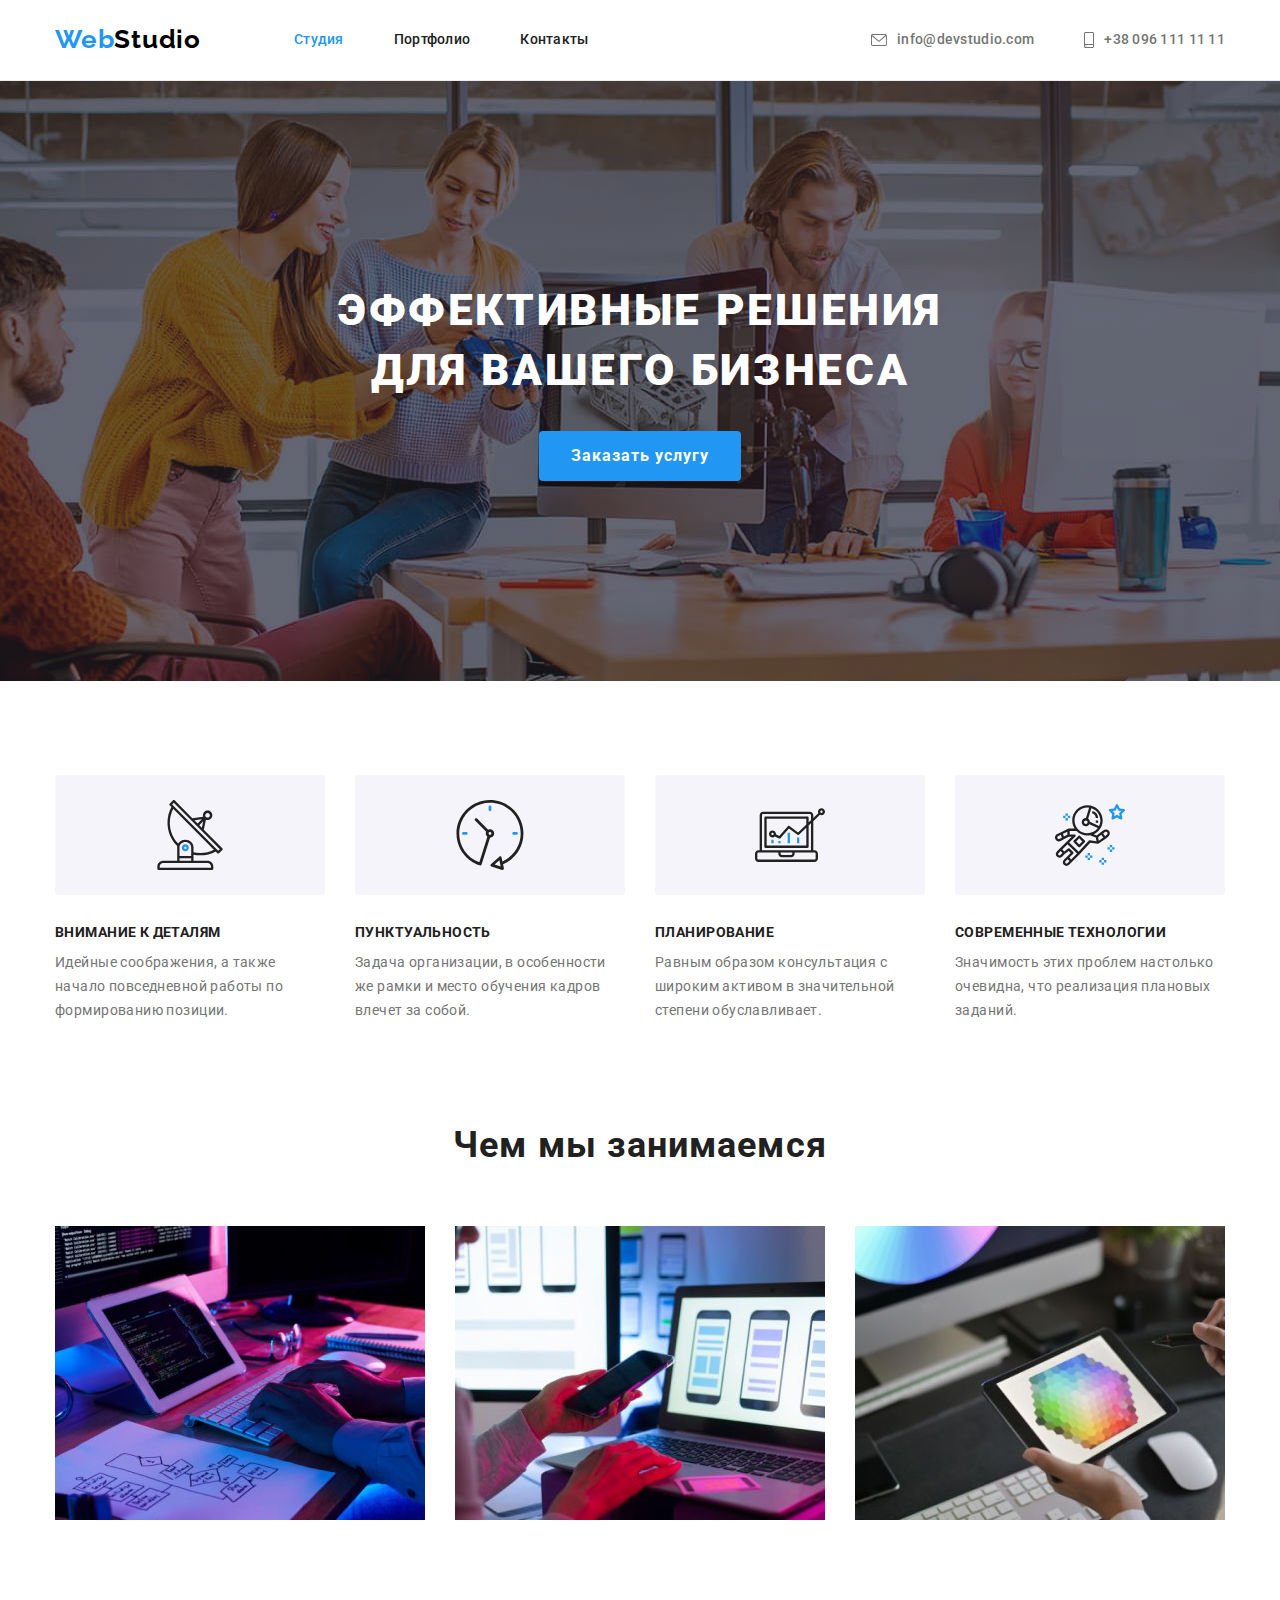
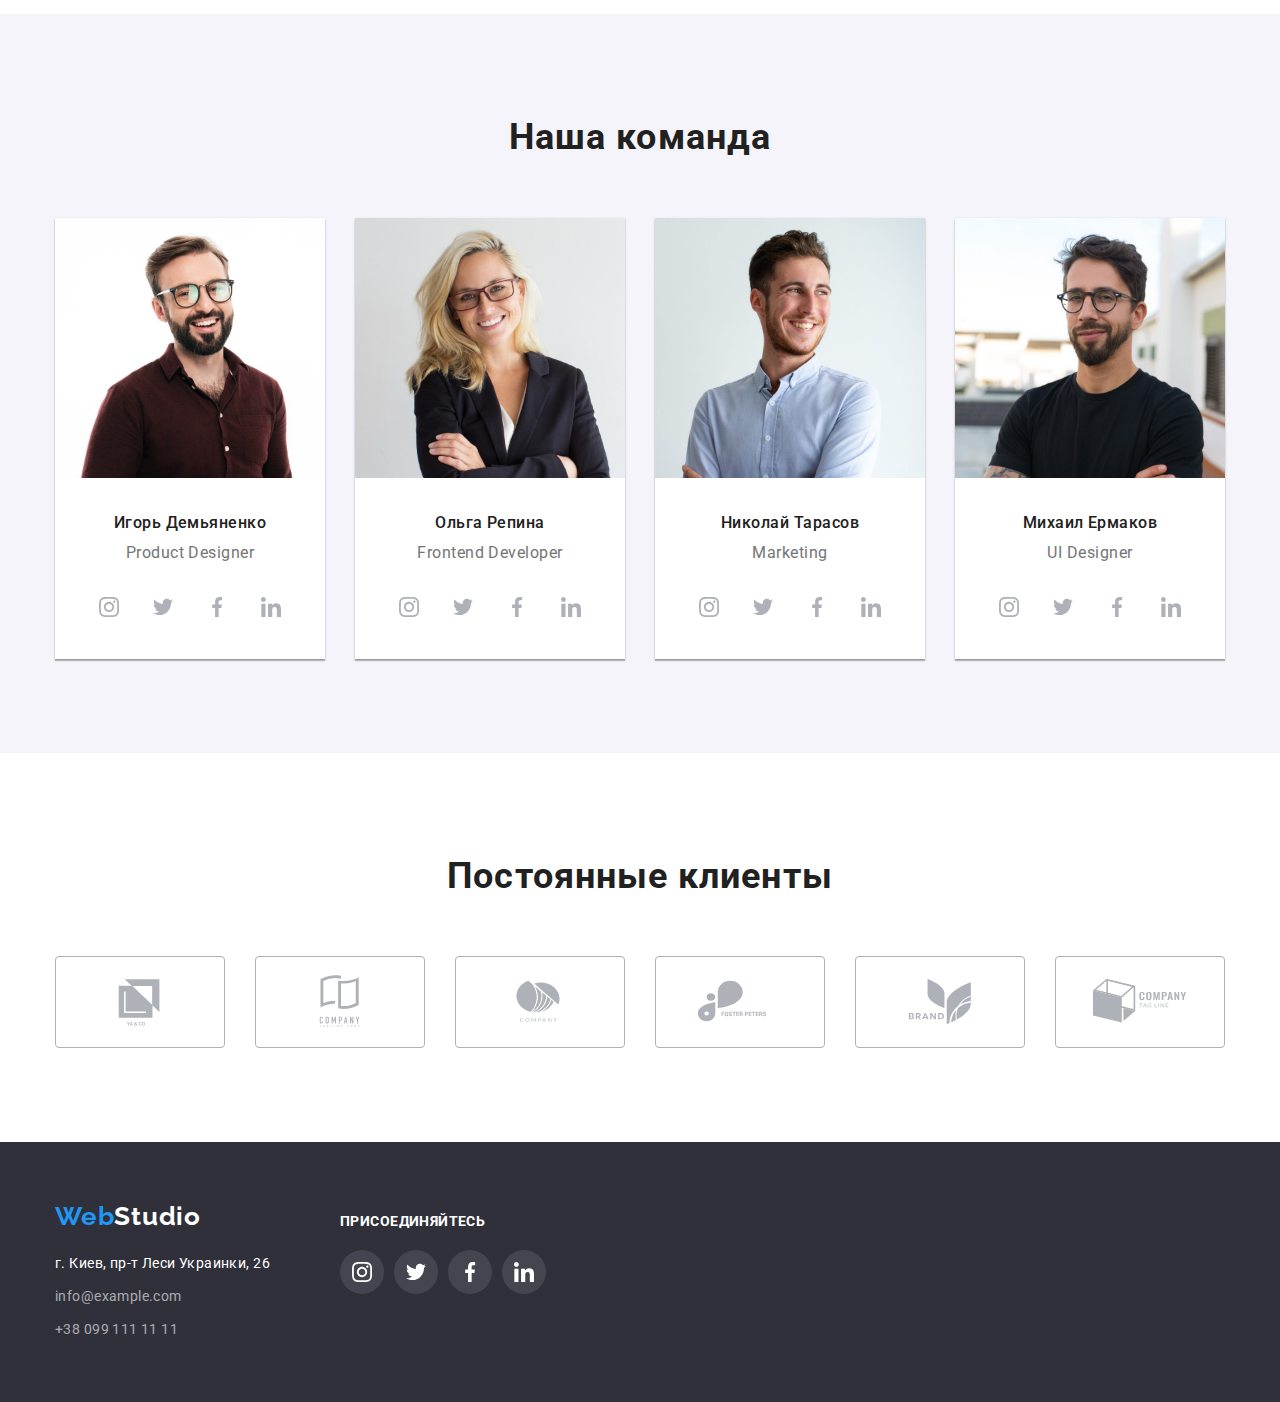
<file: index.html>
<!DOCTYPE html>
<html lang="en">
  <head>
    <meta charset="UTF-8" />
    <meta http-equiv="X-UA-Compatible" content="IE=edge" />
    <meta name="viewport" content="width=device-width, initial-scale=1.0" />
    <title>Document</title>
    <link
      href="https://fonts.googleapis.com/css2?family=Raleway:wght@700&family=Roboto:wght@400;500;700;900&display=swap"
      rel="stylesheet"
    />
    <link
      rel="stylesheet"
      href="https://cdnjs.cloudflare.com/ajax/libs/modern-normalize/1.1.0/modern-normalize.min.css"
    />
    <link rel="stylesheet" href="css/styles.css" />
  </head>
  <body>
    <!-- Верхняя линия -->
    <header class="header">
      <div class="container header-cont">
        <a class="logo" href="/">Web<span class="logo-style">Studio</span></a>
        <nav class="header-nav">
          <ul class="nav-list list-dek">
            <li class="nav-item">
              <a class="nav-link link-dek current-link" href="index.html"
                >Студия</a
              >
            </li>
            <li class="nav-item">
              <a class="nav-link link-dek" href="portfolio.html">Портфолио</a>
            </li>
            <li class="nav-item">
              <a class="nav-link link-dek" href="">Контакты</a>
            </li>
          </ul>
        </nav>
        <ul class="header-list list-dek">
          <li class="list-item">
            <a class="list-link link-dek" href="mailto:info@devstudio.com">
              <svg class="link-icon" width="16px" height="12px">
                <use href="./images/icons.svg#icon-envelope"></use>
              </svg>
              info@devstudio.com</a
            >
          </li>
          <li class="list-item">
            <a class="list-link link-dek" href="tel:+380961111111">
              <svg class="link-icon" width="10px" height="16px">
                <use href="./images/icons.svg#icon-smartphone"></use>
              </svg>
              +38 096 111 11 11</a
            >
          </li>
        </ul>
      </div>
    </header>
    <!-- Шапка -->
    <main class="main">
      <section class="section-main section">
        <div class="container">
          <h1 class="slogan">Эффективные решения для вашего бизнеса</h1>
          <button class="button" type="button">Заказать услугу</button>
        </div>
      </section>
      <!-- Особенности -->
      <section class="sectiion-desc section">
        <div class="container">
          <ul class="desc-list list-dek">
            <li class="desc-item">
              <div class="icon-thumb">
                <svg class="desc-icon" width="70px" height="70px">
                  <use href="./images/icons.svg#icon-antenna"></use>
                </svg>
              </div>
              <h2 class="item-subtitle">Внимание к деталям</h2>
              <p class="subtitle-lead">
                Идейные соображения, а также начало повседневной работы по
                формированию позиции.
              </p>
            </li>
            <li class="desc-item">
              <div class="icon-thumb">
                <svg class="desc-icon" width="70px" height="70px">
                  <use href="./images/icons.svg#icon-clock"></use>
                </svg>
              </div>
              <h2 class="item-subtitle">Пунктуальность</h2>
              <p class="subtitle-lead">
                Задача организации, в особенности же рамки и место обучения
                кадров влечет за собой.
              </p>
            </li>
            <li class="desc-item">
              <div class="icon-thumb">
                <svg class="desc-icon" width="70px" height="70px">
                  <use href="./images/icons.svg#icon-diagram"></use>
                </svg>
              </div>
              <h2 class="item-subtitle">Планирование</h2>
              <p class="subtitle-lead">
                Равным образом консультация с широким активом в значительной
                степени обуславливает.
              </p>
            </li>
            <li class="desc-item">
              <div class="icon-thumb">
                <svg class="desc-icon" width="70px" height="70px">
                  <use href="./images/icons.svg#icon-astronaut"></use>
                </svg>
              </div>
              <h2 class="item-subtitle">Современные технологии</h2>
              <p class="subtitle-lead">
                Значимость этих проблем настолько очевидна, что реализация
                плановых заданий.
              </p>
            </li>
          </ul>
        </div>
      </section>
      <!-- Чем мы занимаемся -->
      <section class="section-features section">
        <div class="container">
          <h2 class="subtitle">Чем мы занимаемся</h2>
          <ul class="list-dek list-info">
            <li class="img-info">
              <img
                src="images/about_us/box_1.jpg"
                alt="Программист работает на своем рабочем месте."
                width="370"
                height="294"
              />
            </li>
            <li class="img-info">
              <img
                src="images/about_us/box_2.jpg"
                alt="Веб интерфейс.Дизайнеры разрабатывают приложение для смартфона"
                width="370"
                height="294"
              />
            </li>
            <li class="img-info">
              <img
                src="images/about_us/box_3.jpg"
                alt="Веб дизайнер работает с выбором цвета на графическом планшете"
                width="370"
                height="294"
              />
            </li>
          </ul>
        </div>
      </section>
      <!-- Наша команда -->
      <section class="sektion-team section">
        <div class="container">
          <h2 class="subtitle">Наша команда</h2>
          <ul class="team-list list-dek">
            <li class="list-author">
              <img
                src="images/team/team_card_1.jpg"
                alt="Сотрудник Игорь Демьяненко"
                width="270"
                height="260"
              />
              <div class="autohor-item">
                <h3 class="author-name">Игорь Демьяненко</h3>
                <p class="author-skills" lang="en">Product Designer</p>
                <ul class="team-link list-dek">
                  <li class="link-socials">
                    <a class="social-link" href="#">
                      <svg class="socials-icon" width="20px" height="20px">
                        <use
                          href="./images/icons.svg#icon-ellipse-instagram"
                        ></use>
                      </svg>
                    </a>
                  </li>
                  <li class="link-socials">
                    <a class="social-link" href="#">
                      <svg class="socials-icon" width="20px" height="20px">
                        <use
                          href="./images/icons.svg#icon-ellipse-twitter"
                        ></use>
                      </svg>
                    </a>
                  </li>
                  <li class="link-socials">
                    <a class="social-link" href="#">
                      <svg class="socials-icon" width="20px" height="20px">
                        <use
                          href="./images/icons.svg#icon-ellipse-facebook"
                        ></use>
                      </svg>
                    </a>
                  </li>
                  <li class="link-socials">
                    <a class="social-link" href="#">
                      <svg class="socials-icon" width="20px" height="20px">
                        <use
                          href="./images/icons.svg#icon-ellipse-linkedin"
                        ></use>
                      </svg>
                    </a>
                  </li>
                </ul>
              </div>
            </li>
            <li class="list-author">
              <img
                src="images/team/team_card_2.jpg"
                alt="Сотрудникца Ольга Репина"
                width="270"
                height="260"
              />
              <div class="autohor-item">
                <h3 class="author-name">Ольга Репина</h3>
                <p class="author-skills" lang="en">Frontend Developer</p>
                <ul class="team-link list-dek">
                  <li class="link-socials">
                    <a class="social-link" href="#">
                      <svg class="socials-icon" width="20px" height="20px">
                        <use
                          href="./images/icons.svg#icon-ellipse-instagram"
                        ></use>
                      </svg>
                    </a>
                  </li>
                  <li class="link-socials">
                    <a class="social-link" href="#">
                      <svg class="socials-icon" width="20px" height="20px">
                        <use
                          href="./images/icons.svg#icon-ellipse-twitter"
                        ></use>
                      </svg>
                    </a>
                  </li>
                  <li class="link-socials">
                    <a class="social-link" href="#">
                      <svg class="socials-icon" width="20px" height="20px">
                        <use
                          href="./images/icons.svg#icon-ellipse-facebook"
                        ></use>
                      </svg>
                    </a>
                  </li>
                  <li class="link-socials">
                    <a class="social-link" href="#">
                      <svg class="socials-icon" width="20px" height="20px">
                        <use
                          href="./images/icons.svg#icon-ellipse-linkedin"
                        ></use>
                      </svg>
                    </a>
                  </li>
                </ul>
              </div>
            </li>
            <li class="list-author">
              <img
                src="images/team/team_card_3.jpg"
                alt="Сотрудник Николай Тарасов"
                width="270"
                height="260"
              />
              <div class="autohor-item">
                <h3 class="author-name">Николай Тарасов</h3>
                <p class="author-skills" lang="en">Marketing</p>
                <ul class="team-link list-dek">
                  <li class="link-socials">
                    <a class="social-link" href="#">
                      <svg class="socials-icon" width="20px" height="20px">
                        <use
                          href="./images/icons.svg#icon-ellipse-instagram"
                        ></use>
                      </svg>
                    </a>
                  </li>
                  <li class="link-socials">
                    <a class="social-link" href="#">
                      <svg class="socials-icon" width="20px" height="20px">
                        <use
                          href="./images/icons.svg#icon-ellipse-twitter"
                        ></use>
                      </svg>
                    </a>
                  </li>
                  <li class="link-socials">
                    <a class="social-link" href="#">
                      <svg class="socials-icon" width="20px" height="20px">
                        <use
                          href="./images/icons.svg#icon-ellipse-facebook"
                        ></use>
                      </svg>
                    </a>
                  </li>
                  <li class="link-socials">
                    <a class="social-link" href="#">
                      <svg class="socials-icon" width="20px" height="20px">
                        <use
                          href="./images/icons.svg#icon-ellipse-linkedin"
                        ></use>
                      </svg>
                    </a>
                  </li>
                </ul>
              </div>
            </li>
            <li class="list-author">
              <img
                src="images/team/team_card_4.jpg"
                alt="Сотрудник Михаил Ермаков"
                width="270"
                height="260"
              />
              <div class="autohor-item">
                <h3 class="author-name">Михаил Ермаков</h3>
                <p class="author-skills" lang="en">UI Designer</p>
                <ul class="team-link list-dek">
                  <li class="link-socials">
                    <a class="social-link" href="#">
                      <svg class="socials-icon" width="20px" height="20px">
                        <use
                          href="./images/icons.svg#icon-ellipse-instagram"
                        ></use>
                      </svg>
                    </a>
                  </li>
                  <li class="link-socials">
                    <a class="social-link" href="#">
                      <svg class="socials-icon" width="20px" height="20px">
                        <use
                          href="./images/icons.svg#icon-ellipse-twitter"
                        ></use>
                      </svg>
                    </a>
                  </li>
                  <li class="link-socials">
                    <a class="social-link" href="#">
                      <svg class="socials-icon" width="20px" height="20px">
                        <use
                          href="./images/icons.svg#icon-ellipse-facebook"
                        ></use>
                      </svg>
                    </a>
                  </li>
                  <li class="link-socials">
                    <a class="social-link" href="#">
                      <svg class="socials-icon" width="20px" height="20px">
                        <use
                          href="./images/icons.svg#icon-ellipse-linkedin"
                        ></use>
                      </svg>
                    </a>
                  </li>
                </ul>
              </div>
            </li>
          </ul>
        </div>
      </section>
      <!-- Постоянные клиенты -->
      <section class="section-clients section">
        <div class="container">
          <h2 class="subtitle">Постоянные клиенты</h2>
          <ul class="clients-list list-dek">
            <li class="clients-item">
              <a class="clients-link link-dek" href="#">
                <svg class="clients-icon" width="106px" height="60px">
                  <use href="./images/icons.svg#icon-logo-1"></use>
                </svg>
              </a>
            </li>
            <li class="clients-item">
              <a class="clients-link link-dek" href="#">
                <svg class="clients-icon" width="106px" height="60px">
                  <use href="./images/icons.svg#icon-logo-2"></use>
                </svg>
              </a>
            </li>
            <li class="clients-item">
              <a class="clients-link link-dek" href="#">
                <svg class="clients-icon" width="106px" height="60px">
                  <use href="./images/icons.svg#icon-logo-3"></use>
                </svg>
              </a>
            </li>
            <li class="clients-item">
              <a class="clients-link link-dek" href="#">
                <svg class="clients-icon" width="106px" height="60px">
                  <use href="./images/icons.svg#icon-logo-4"></use>
                </svg>
              </a>
            </li>
            <li class="clients-item">
              <a class="clients-link link-dek" href="#">
                <svg class="clients-icon" width="106px" height="60px">
                  <use href="./images/icons.svg#icon-logo-5"></use>
                </svg>
              </a>
            </li>
            <li class="clients-item">
              <a class="clients-link link-dek" href="#">
                <svg class="clients-icon" width="106px" height="60px">
                  <use href="./images/icons.svg#icon-logo-6"></use>
                </svg>
              </a>
            </li>
          </ul>
        </div>
      </section>
    </main>
    <!-- Подвал -->
    <footer class="footer">
      <div class="container">
        <div class="footer-container">
          <div class="footer-social">
            <a class="logo-footer" href="/"
              >Web<span class="logo-color">Studio</span></a
            >
            <!-- Контакты -->
            <address class="adress">
              <ul class="footer-list list-dek">
                <li class="footer-adress">г. Киев, пр-т Леси Украинки, 26</li>
                <li class="footer-item">
                  <a class="footer-link link-dek" href="mailto:info@example.com"
                    >info@example.com</a
                  >
                </li>
                <li class="footer-item">
                  <a class="footer-link link-dek" href="tel:+380991111111"
                    >+38 099 111 11 11</a
                  >
                </li>
              </ul>
            </address>
          </div>
          <!-- Социальные сети -->
          <div class="footer-social">
            <h2 class="footer-subtitle">присоединяйтесь</h2>
            <ul class="footer-social-list list-dek">
              <li class="footer-social-item">
                <a class="footer-social-link" href="">
                  <svg class="footer-social-icon" width="20px" height="20px">
                    <use href="./images/icons.svg#icon-footer-instagram"></use>
                  </svg>
                </a>
              </li>
              <li class="footer-social-item">
                <a class="footer-social-link" href="">
                  <svg class="footer-social-icon" width="20px" height="20px">
                    <use href="./images/icons.svg#icon-footer-twitter"></use>
                  </svg>
                </a>
              </li>
              <li class="footer-social-item">
                <a class="footer-social-link" href="">
                  <svg class="footer-social-icon" width="20px" height="20px">
                    <use href="./images/icons.svg#icon-footer-facebook"></use>
                  </svg>
                </a>
              </li>
              <li class="footer-social-item">
                <a class="footer-social-link" href="">
                  <svg class="footer-social-icon" width="20px" height="20px">
                    <use href="./images/icons.svg#icon-footer-linkedin"></use>
                  </svg>
                </a>
              </li>
            </ul>
          </div>
        </div>
      </div>
    </footer>
  </body>
</html>
</file>
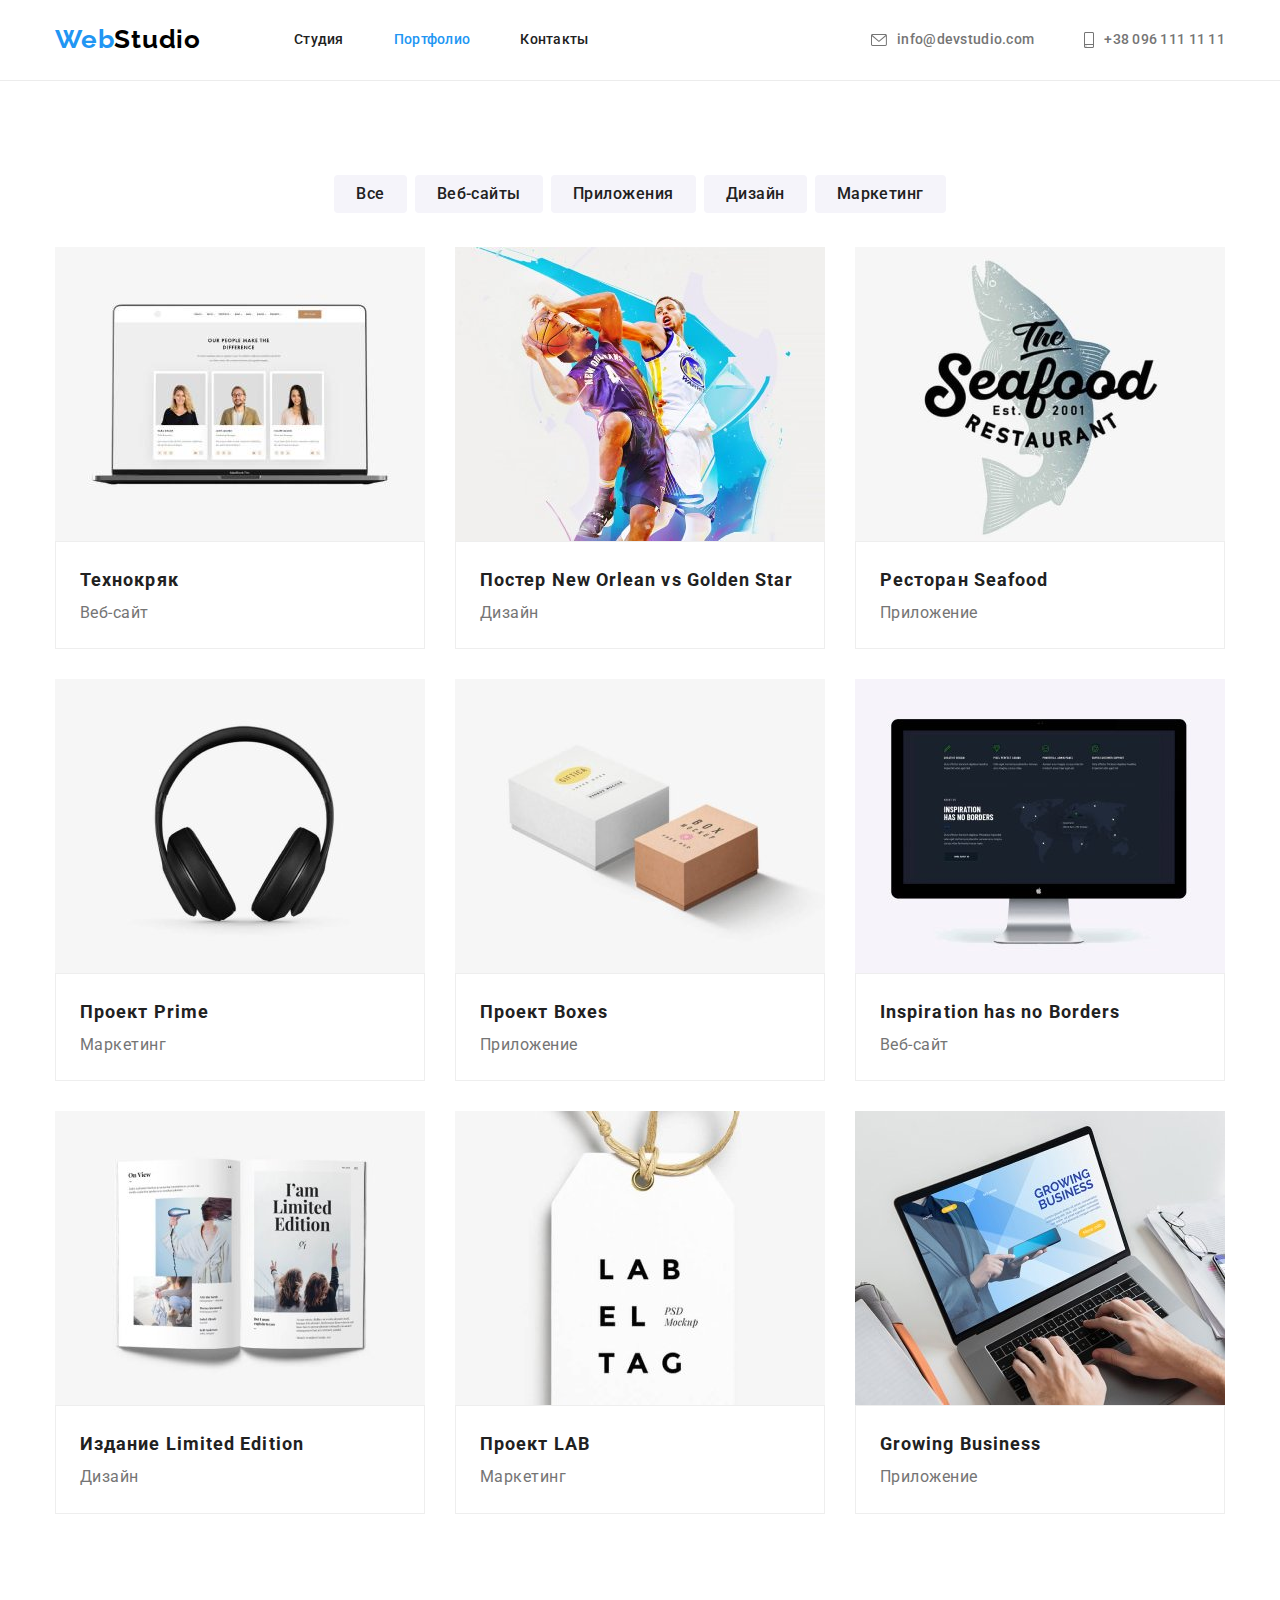
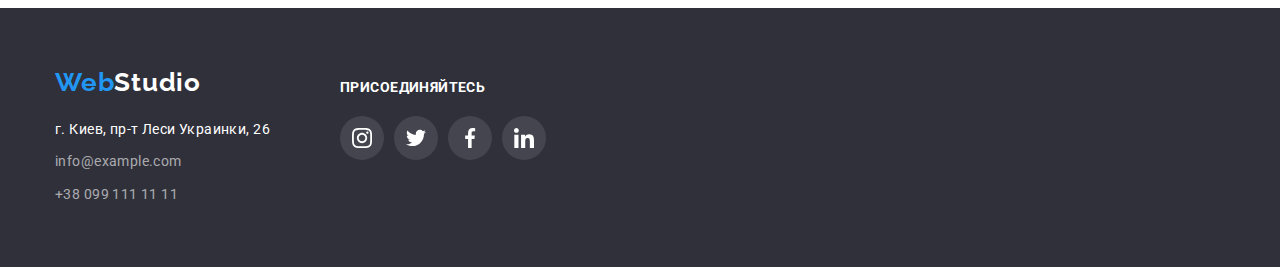
<file: portfolio.html>
<!DOCTYPE html>
<html lang="en">
  <head>
    <meta charset="UTF-8" />
    <meta http-equiv="X-UA-Compatible" content="IE=edge" />
    <meta name="viewport" content="width=device-width, initial-scale=1.0" />
    <title>Document</title>
    <link
      href="https://fonts.googleapis.com/css2?family=Raleway:wght@700&family=Roboto:wght@400;500;700;900&display=swap"
      rel="stylesheet"
    />
    <link
      rel="stylesheet"
      href="https://cdnjs.cloudflare.com/ajax/libs/modern-normalize/1.1.0/modern-normalize.min.css"
    />
    <link rel="stylesheet" href="css/styles.css" />
  </head>
  <body>
    <!-- Верхняя линия -->
    <header class="header">
      <div class="container header-cont">
        <a class="logo" href="/">Web<span class="logo-style">Studio</span></a>
        <nav class="header-nav">
          <ul class="nav-list list-dek">
            <li class="nav-item">
              <a class="nav-link link-dek" href="index.html">Студия</a>
            </li>
            <li class="nav-item">
              <a class="nav-link link-dek current-link" href="portfolio.html"
                >Портфолио</a
              >
            </li>
            <li class="nav-item">
              <a class="nav-link link-dek" href="">Контакты</a>
            </li>
          </ul>
        </nav>
        <ul class="header-list list-dek">
          <li class="list-item">
            <a class="list-link link-dek" href="mailto:info@devstudio.com">
              <svg class="link-icon" width="16px" height="12px">
                <use href="./images/icons.svg#icon-envelope"></use>
              </svg>
              info@devstudio.com</a
            >
          </li>
          <li class="list-item">
            <a class="list-link link-dek" href="tel:+380961111111">
              <svg class="link-icon" width="10px" height="16px">
                <use href="./images/icons.svg#icon-smartphone"></use>
              </svg>
              +38 096 111 11 11</a
            >
          </li>
        </ul>
      </div>
    </header>
    <!-- Портфолио -->
    <main class="main-portfolio">
      <section class="portfolio-section section">
        <div class="container">
          <ul class="portfolio-button list-dek">
            <li class="button-list">
              <button class="button-item" type="button">Все</button>
            </li>
            <li class="button-list">
              <button class="button-item" type="button">Веб-сайты</button>
            </li>
            <li class="button-list">
              <button class="button-item" type="button">Приложения</button>
            </li>
            <li class="button-list">
              <button class="button-item" type="button">Дизайн</button>
            </li>
            <li class="button-list">
              <button class="button-item" type="button">Маркетинг</button>
            </li>
          </ul>
          <ul class="portfolio-img list-dek">
            <li class="img-list">
              <img
                src="images/portfolio/project_1.jpg"
                alt="Открытый ноутбук с веб-сайтом Технокряк"
                width="370"
                height="294"
              />
              <div class="img-item">
                <h2 class="img-subtitle">Технокряк</h2>
                <p class="img-desc">Веб-сайт</p>
              </div>
            </li>
            <li class="img-list">
              <img
                src="images/portfolio/project_2.jpg"
                alt="Постер баскетбольного матча между командами Нью Орлеан и Голден Стак"
                width="370"
                height="294"
              />
              <div class="img-item">
                <h2 class="img-subtitle">Постер New Orlean vs Golden Star</h2>
                <p class="img-desc">Дизайн</p>
              </div>
            </li>
            <li class="img-list">
              <img
                src="images/portfolio/project_3.jpg"
                alt="Логотип ресторана Сифуд"
                width="370"
                height="294"
              />
              <div class="img-item">
                <h2 class="img-subtitle">Ресторан Seafood</h2>
                <p class="img-desc">Приложение</p>
              </div>
            </li>
            <li class="img-list">
              <img
                src="images/portfolio/project_4.jpg"
                alt="Черные наушники на белом фоне"
                width="370"
                height="294"
              />
              <div class="img-item">
                <h2 class="img-subtitle">Проект Prime</h2>
                <p class="img-desc">Маркетинг</p>
              </div>
            </li>
            <li class="img-list">
              <img
                src="images/portfolio/project_5.jpg"
                alt="Две коробки на белом фоне"
                width="370"
                height="294"
              />
              <div class="img-item">
                <h2 class="img-subtitle">Проект Boxes</h2>
                <p class="img-desc">Приложение</p>
              </div>
            </li>
            <li class="img-list">
              <img
                src="images/portfolio/project_6.jpg"
                alt="Монитор на белом фоне"
                width="370"
                height="294"
              />
              <div class="img-item">
                <h2 class="img-subtitle">Inspiration has no Borders</h2>
                <p class="img-desc">Веб-сайт</p>
              </div>
            </li>
            <li class="img-list">
              <img
                src="images/portfolio/project_7.jpg"
                alt="Раскрытый журнал на белом фоне"
                width="370"
                height="294"
              />
              <div class="img-item">
                <h2 class="img-subtitle">Издание Limited Edition</h2>
                <p class="img-desc">Дизайн</p>
              </div>
            </li>
            <li class="img-list">
              <img
                src="images/portfolio/project_8.jpg"
                alt="Ярлык с логотипом на белом фоне"
                width="370"
                height="294"
              />
              <div class="img-item">
                <h2 class="img-subtitle">Проект LAB</h2>
                <p class="img-desc">Маркетинг</p>
              </div>
            </li>
            <li class="img-list">
              <img
                src="images/portfolio/project_9.jpg"
                alt="Мужчина работает за ноутбуком"
                width="370"
                height="294"
              />
              <div class="img-item">
                <h2 class="img-subtitle">Growing Business</h2>
                <p class="img-desc">Приложение</p>
              </div>
            </li>
          </ul>
        </div>
      </section>
    </main>
    <!-- Подвал -->
    <footer class="footer">
      <div class="container">
        <div class="footer-container">
          <div class="footer-social">
            <a class="logo-footer" href="/"
              >Web<span class="logo-color">Studio</span></a
            >
            <!-- Контакты -->
            <address class="adress">
              <ul class="footer-list list-dek">
                <li class="footer-adress">г. Киев, пр-т Леси Украинки, 26</li>
                <li class="footer-item">
                  <a class="footer-link link-dek" href="mailto:info@example.com"
                    >info@example.com</a
                  >
                </li>
                <li class="footer-item">
                  <a class="footer-link link-dek" href="tel:+380991111111"
                    >+38 099 111 11 11</a
                  >
                </li>
              </ul>
            </address>
          </div>
          <!-- Социальные сети -->
          <div class="footer-social">
            <h2 class="footer-subtitle">присоединяйтесь</h2>
            <ul class="footer-social-list list-dek">
              <li class="footer-social-item">
                <a class="footer-social-link" href="">
                  <svg class="footer-social-icon" width="20px" height="20px">
                    <use href="./images/icons.svg#icon-footer-instagram"></use>
                  </svg>
                </a>
              </li>
              <li class="footer-social-item">
                <a class="footer-social-link" href="">
                  <svg class="footer-social-icon" width="20px" height="20px">
                    <use href="./images/icons.svg#icon-footer-twitter"></use>
                  </svg>
                </a>
              </li>
              <li class="footer-social-item">
                <a class="footer-social-link" href="">
                  <svg class="footer-social-icon" width="20px" height="20px">
                    <use href="./images/icons.svg#icon-footer-facebook"></use>
                  </svg>
                </a>
              </li>
              <li class="footer-social-item">
                <a class="footer-social-link" href="">
                  <svg class="footer-social-icon" width="20px" height="20px">
                    <use href="./images/icons.svg#icon-footer-linkedin"></use>
                  </svg>
                </a>
              </li>
            </ul>
          </div>
        </div>
      </div>
    </footer>
  </body>
</html>
</file>
<file: css/styles.css>
body{
    margin: 0;
    font-family: "Roboto",sans-serif;
    color: rgba(33, 33, 33, 1);
}

.container{
    width: 1200px;
    margin-left: auto;
    margin-right: auto;
    padding-left: 15px;
    padding-right: 15px;
}

h1,h2,h3,ul,p{
    margin-top: 0;
    margin-bottom: 0;
    padding: 0;
}

.section{
    padding: 94px 0;
}
/* Верхняя линия */

.header{
    border-bottom:  1px solid #ECECEC;
}

.logo{
    padding-top: 24px;
    padding-bottom: 25px;
   text-decoration: none;
   font-family: "Raleway",sans-serif ;
   font-weight: 700;
   font-size: 26px;
   line-height: 1.19;
   letter-spacing: 0.03em;
   color: #2196F3
}

.logo-style{
    color: #000;
}

.header-cont{
    display: flex;
    align-items: center;
}

.header-nav{
    margin-left: 93px;
}

.nav-list{
    display: flex;
}

.nav-item:not(:last-child){
    margin-right: 50px;
}

.list-dek{
    list-style: none;
}

.link-dek{
    text-decoration: none;
}

.nav-link{
   display: block;
   padding-top: 32px;
   padding-bottom: 32px;

   font-weight: 500;
   font-size: 14px;
   line-height: 1.14;
   letter-spacing: 0.02em;
   color: #212121;
   }

.nav-link:hover{
    color: #2196F3;
}

.current-link{
    color: #2196F3;
}

.header-list{
    display: flex;
    margin-left: auto;
}

.list-item:not(:last-child){
    margin-right: 50px;
}

.link-icon{
  fill: #757575;
  margin-right: 10px;  
}

.list-link:hover .link-icon{
    fill: #2196F3;
}
.list-link{
    display: flex;
    align-items: center;
    padding-top: 32px;
    padding-bottom: 32px;
    font-weight: 500;
    font-size: 14px;
    line-height: 1.14;
    letter-spacing: 0.02em;
    color: rgba(117, 117, 117, 1);
}
.list-link:hover{
    color: rgba(33, 150, 243, 1)
}

/* Шапка */

.section-main{
    background-color: rgba(196, 196, 196, 1);
    padding: 200px 0;
    text-align: center;
    background-image:linear-gradient(rgba(47, 48, 58, 0.4),rgba(47, 48, 58, 0.4)), url(../images/background/background-photo.jpg);
    background-repeat: no-repeat;
    background-position: center;
    background-size: cover;
    max-width: 1600px;
    height: 600px;
    margin-left: auto;
    margin-right: auto;
}


.slogan{
    font-weight: 900;
    font-size: 44px;
    line-height: 1.36;
    color: #FFFFFF;
    letter-spacing: 0.06em;
    text-transform: uppercase;
    margin-bottom: 30px;
    width: 696px;
    margin-left: auto;
    margin-right: auto;
}

.button{
    font-family: inherit;
    font-weight: 700;
    font-size: 16px;
    line-height: 1.9;
    letter-spacing: 0.06em;
    color: #FFFFFF;
    background-color: rgba(33, 150, 243, 1);
    cursor: pointer;
    border-radius: 4px;
    padding: 10px 32px;
    border: 0px;
    min-width: 200px;
    box-shadow: 0px 4px 4px rgba(0, 0, 0, 0.15);
}

.button:hover{
    background-color:rgba(24, 140, 232, 1);
    box-shadow: 0px 4px 4px rgba(0, 0, 0, 0.15);
}

/* Особенности */

.icon-thumb{
    display: flex;
    background-color:  #F5F4FA;;
    width: 270px;
    height: 120px;
    margin-bottom: 30px;
    align-items: center;
    justify-content: center;
    border-radius: 4px;
}

.desc-list{
    display: flex;
}

.sectiion-desc{
    padding-bottom: 0;
}

.desc-item:not(:last-child){
   margin-right: 30px; 
}
.item-subtitle{
    font-weight: 700;
    font-size: 14px;
    line-height: 1.14;
    letter-spacing: 0.03em;
    text-transform: uppercase;
    margin-bottom: 10px;
}

.subtitle-lead{
    font-size: 14px;
    line-height: 1.7;
    letter-spacing: 0.03em;
    color: #757575;
}

/* Чем мы занимаемся */

.list-info{
    display: flex;
    justify-content: center;
}

.img-info:not(:last-child){
    margin-right: 30px;
}

.subtitle{
    font-weight: 700;
    font-size: 36px;
    line-height: 1.66;
    text-align: center;
    letter-spacing: 0.03em;
    margin-bottom: 50px;

}

/* Наша команда */

img{
    display: block;
}

.team-list{
    display: flex;
    align-items: center;
}

.list-author{
    background-color: #FFFFFF;
    box-shadow: 0px 1px 3px rgba(0, 0, 0, 0.12), 0px 1px 1px rgba(0, 0, 0, 0.14), 0px 2px 1px rgba(0, 0, 0, 0.2);
}

.autohor-item{
    text-align: center;
    padding: 30px 5px;
    border-radius: 0px 0px 4px 4px;
}

.list-author:not(:last-child){
    margin-right: 30px;
}

.sektion-team{
    background-color: rgba(245, 244, 250, 1) ;
}

.author-name{
    font-weight: 500;
    font-size: 16px;
    line-height: 1.9;
    letter-spacing: 0.03em;
}

.author-skills{
    font-size: 16px;
    line-height: 1.9;
    letter-spacing: 0.03em;
    color: #757575;
    margin-bottom: 16px;
}

.team-link{
    display: flex;
    justify-content: center;
}

.social-link{
    display: flex;
    background-color: #FFFFFF;
    width: 44px;
    height: 44px;
    border-radius: 50%;
    align-items: center;
    justify-content: center;
}

.link-socials:not(:last-child){
   margin-right: 10px; 
}

.socials-icon{
    margin: 12px;
    fill: #AFB1B8;
}

.social-link:hover,
.social-link:focus{
    background-color: #2196F3;
}

.social-link:hover .socials-icon,
.social-link:focus .socials-icon{
    fill: #FFFFFF;
}

/* Постоянные клиенты */

.clients-list{
    display: flex;
    align-items: center;
    justify-content: center;
}

.clients-link{
    display: flex;
    align-items: center;
    justify-content: center;
    border: 1px solid #AFB1B8;
    border-radius: 4px;
    width: 170px;
    height: 92px;
}

.clients-item:not(:last-child){
    margin-right: 30px;
}

.clients-icon{
    fill:#AFB1B8 ;
}

.clients-link:hover,
.clients-link:focus{
    border-color: #2196F3;
}

.clients-link:hover .clients-icon,
.clients-link:focus .clients-icon{
    fill: #2196F3;
}


/* Портфолио */

.portfolio-button{
    display: flex;
    justify-content: center;
    margin-bottom: 34px;
    padding-left: 0;
}

.button-list:not(:last-child){
    margin-right: 8px;
}

.button-item{
    cursor: pointer;
    font-family: inherit;
    font-weight: 500;
    font-size: 16px;
    line-height: 1.6;
    letter-spacing: 0.03em;
    color: rgba(33, 33, 33, 1);
    background: rgb(245,244,250);
    border-radius: 4px;
    padding: 6px 22px;
    border: 0px;
}

.button-item:hover,
.button-item:active{
    color: rgb(245,244,250);
   background:rgba(33, 150, 243, 1);
   box-shadow: 0px 3px 1px rgba(0, 0, 0, 0.1), 0px 1px 2px rgba(0, 0, 0, 0.08), 0px 2px 2px rgba(0, 0, 0, 0.12);
}

.portfolio-img{
    display: flex;
    flex-wrap: wrap;
    margin: -15px;
}

.portfolio-img li{
    margin: 15px;
}

.img-item{
    padding: 20px 24px;
    background: #FFFFFF;
    border: 1px solid #EEEEEE;
}

.img-list:hover{
    box-shadow: 0px 1px 1px rgba(0, 0, 0, 0.12), 0px 4px 4px rgba(0, 0, 0, 0.06), 1px 4px 6px rgba(0, 0, 0, 0.16);

}

.img-subtitle{
    font-weight: 700;
    font-size: 18px;
    line-height: 2;
    letter-spacing: 0.06em;
}

.img-desc{
    font-size: 16px;
    line-height: 1.9;
    letter-spacing: 0.03em;
    color: #757575;
}
/* Подвал */

.footer{
    padding: 60px 0;
    background-color: rgb(47,48,58);   
}

.logo-footer{
    text-decoration: none;
    font-family: "Raleway",sans-serif ;
    font-weight: 700;
    font-size: 26px;
    line-height: 1,19;
    letter-spacing: 0.03em;
    color: #2196F3
}

.logo-color{
    color: #FFFFFF;
}

.adress{
    font-style: normal;
}

.footer-adress{
    padding-top: 20px;
    font-size: 14px;
    line-height: 1.7;
    color: #FFFFFF;
    letter-spacing: 0.03em;
}

.footer-link{
    font-size: 14px;
    line-height: 1.7;
    letter-spacing: 0.03em;
    color: rgba(255, 255, 255, 0.6);
}

.footer-link:hover{
    color: rgba(33, 150, 243, 1)
}

.footer-list li:not(:last-child){
    margin-bottom: 9px;
}

.footer-subtitle{
   font-weight: 700;
   font-size: 14px;
   line-height: 1.14;
   letter-spacing: 0.03em;
   text-transform: uppercase;
   color: #FFFFFF;
   margin-bottom: 20px;
   margin-top: 12px;
}

.footer-social-list{
    display: flex;
}

.footer-social-link{
    display: flex;
    align-items: center;
    justify-content: center;
    background-color: rgba(255, 255, 255, 0.1);
    width: 44px;
    height: 44px;
    border-radius: 50%;
}

.footer-social-item:not(:last-child){
   margin-right: 10px; 
}

.footer-social-icon{
    fill: #FFFFFF;
}

.footer-social-link:hover,
.footer-social-link:focus{
    background-color: #2196F3;
}

.footer-social-link:hover .footer-social-icon,
.footer-social-link:focus .footer-social-icon{
    fill: #FFFFFF;
} 

.footer-container{
    display: flex;
}

.footer-social:not(:last-child){
    margin-right: 70px;
}
</file>
